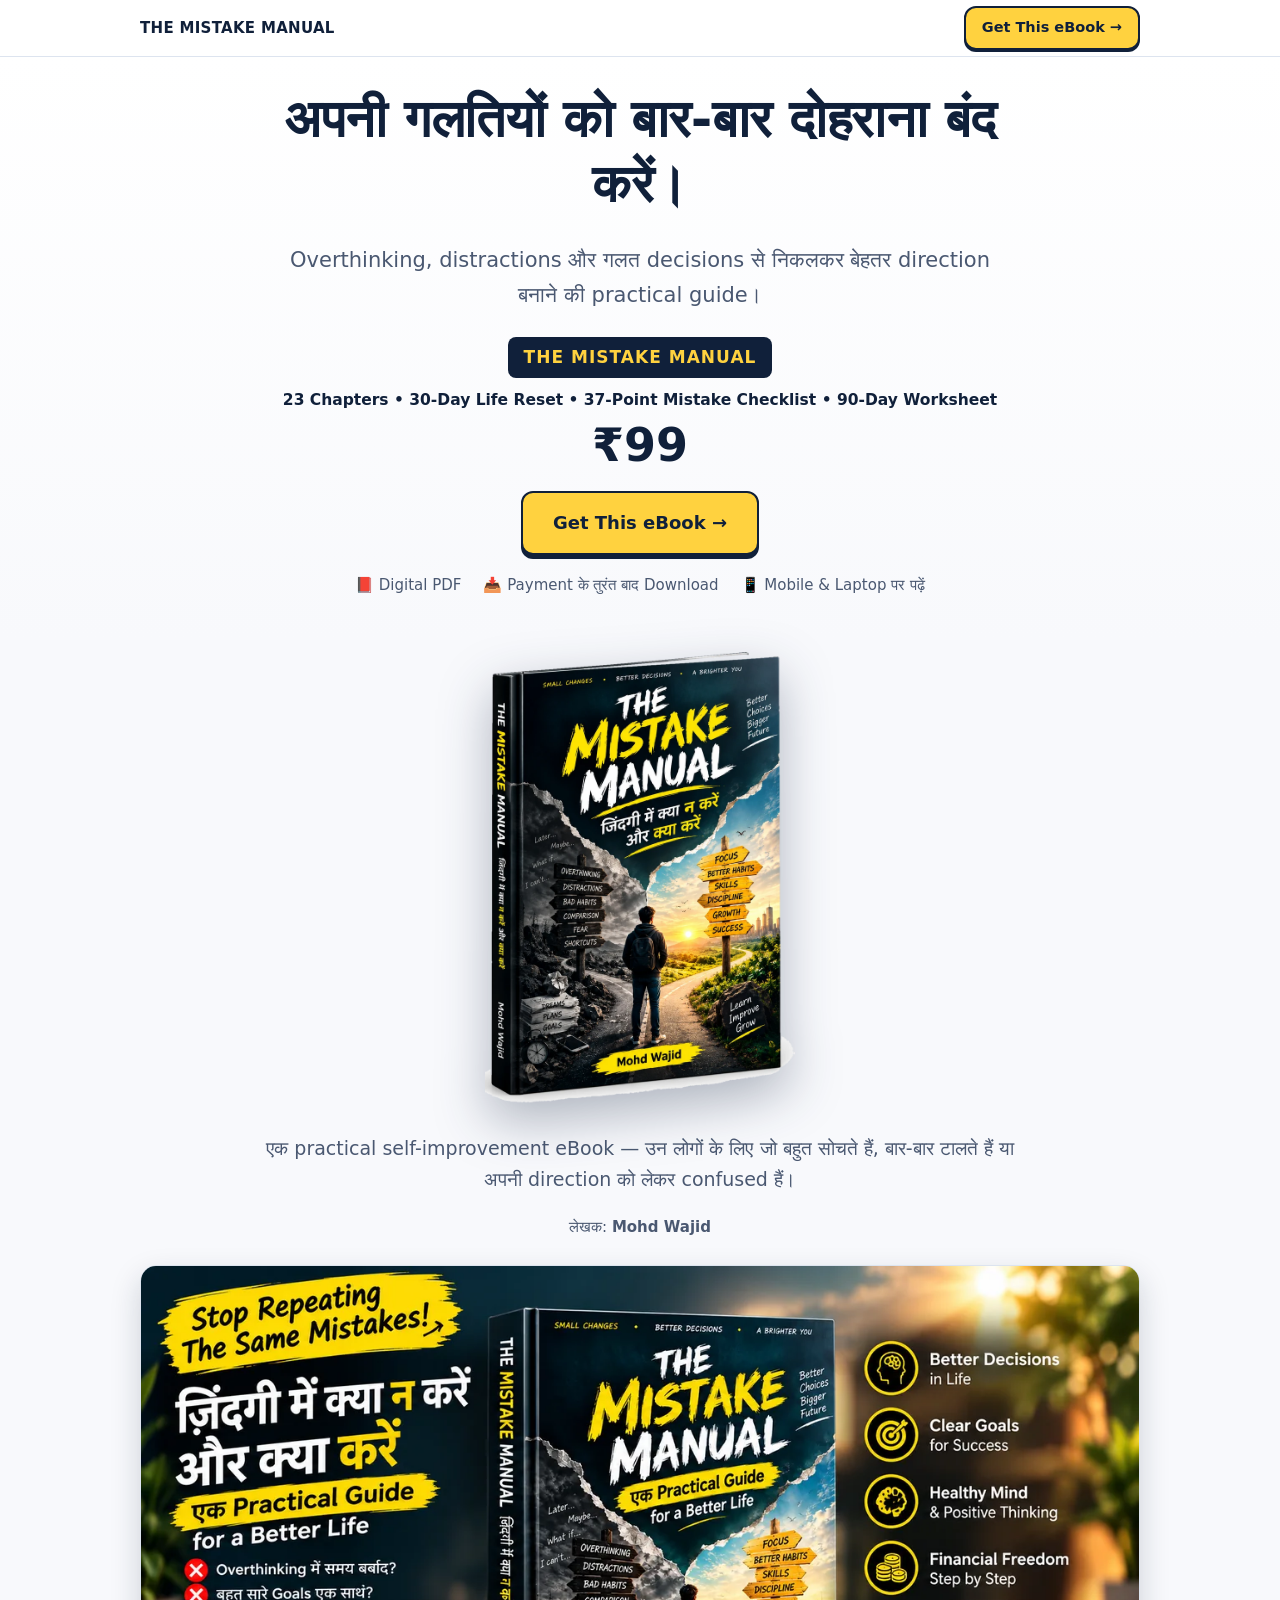
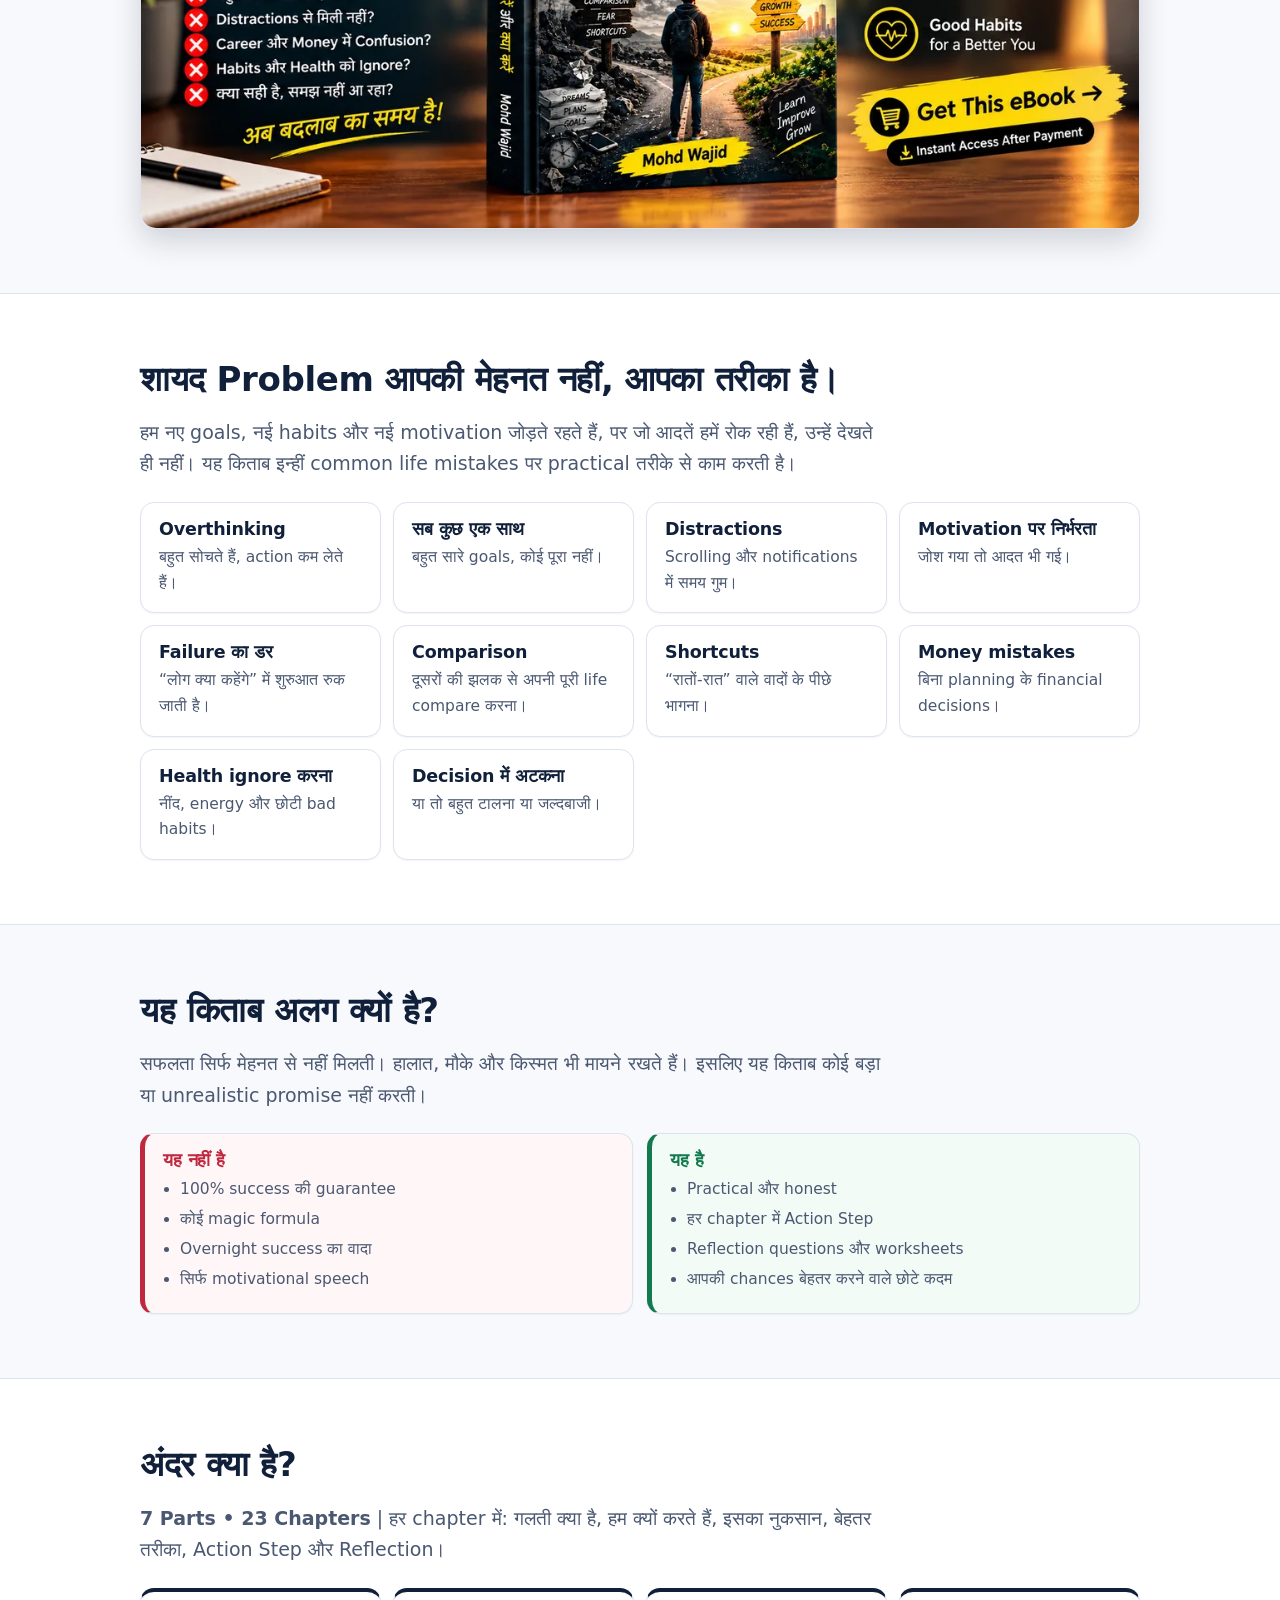
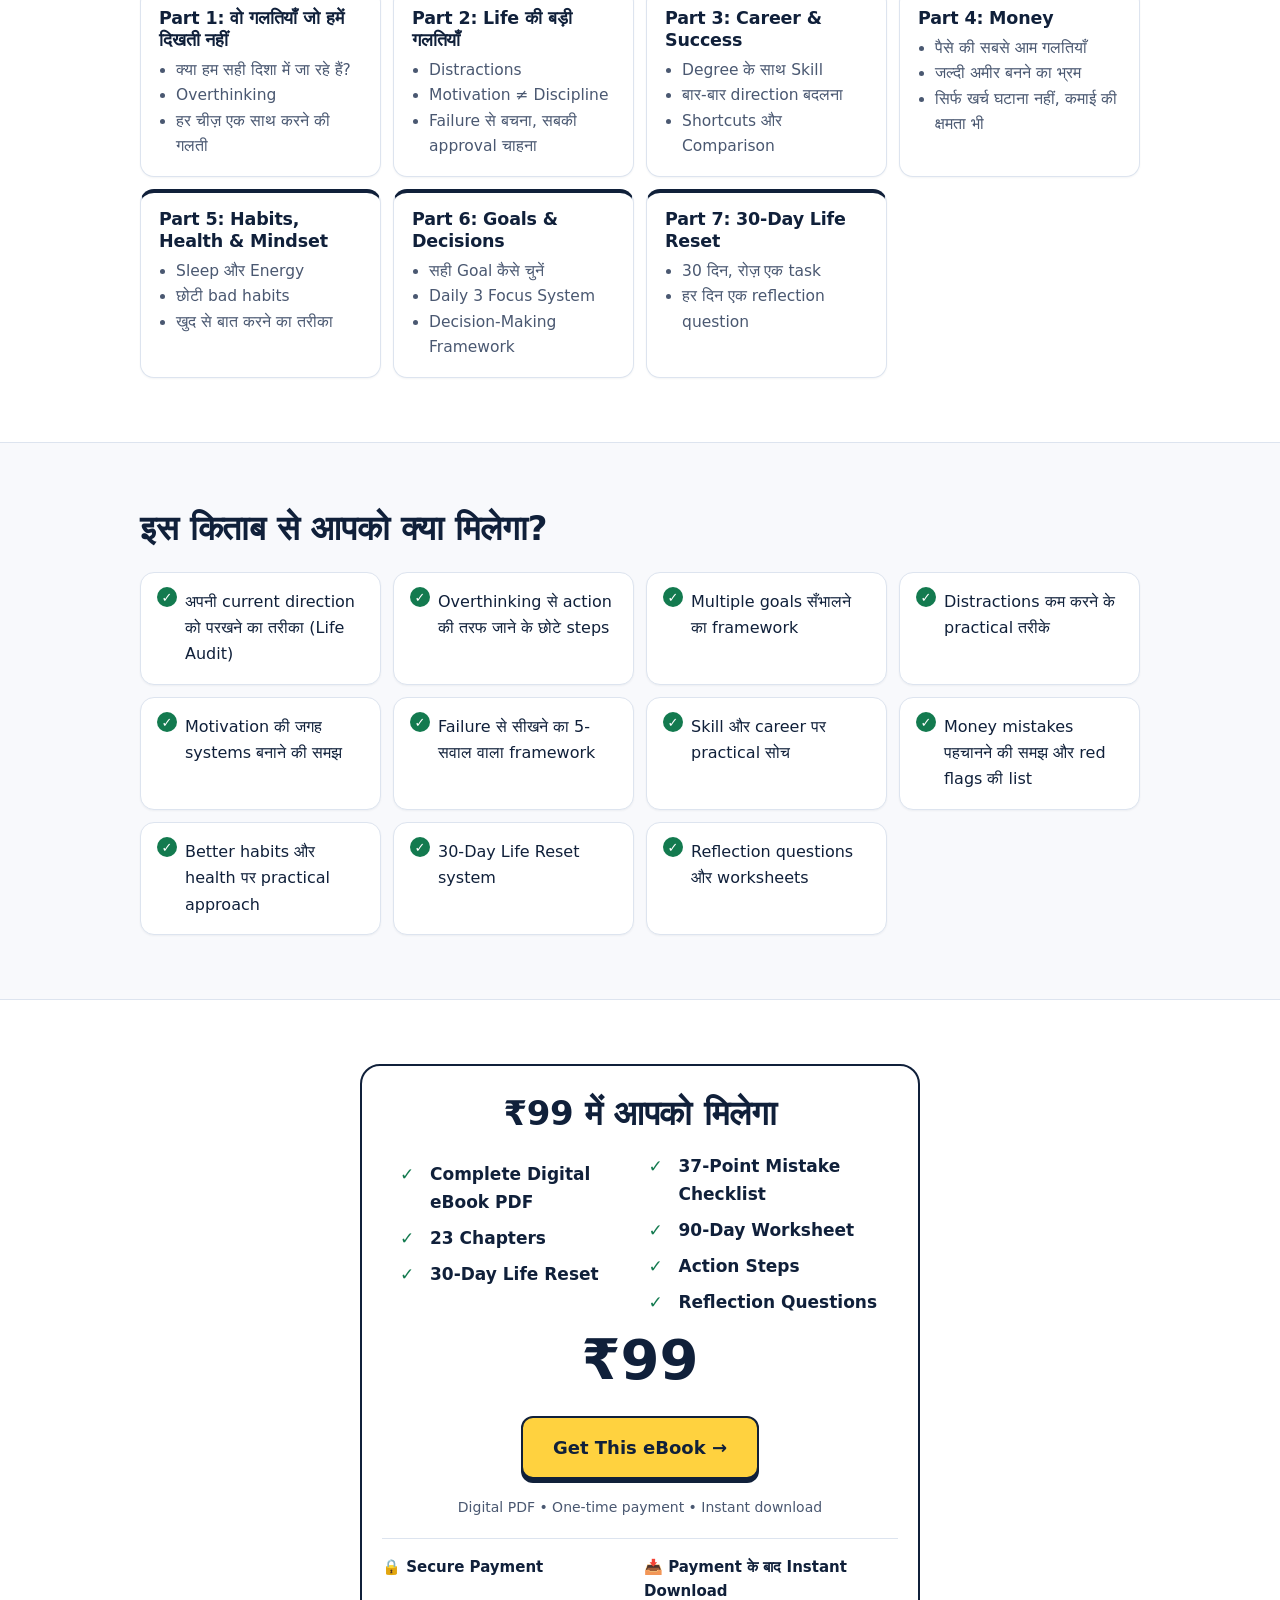
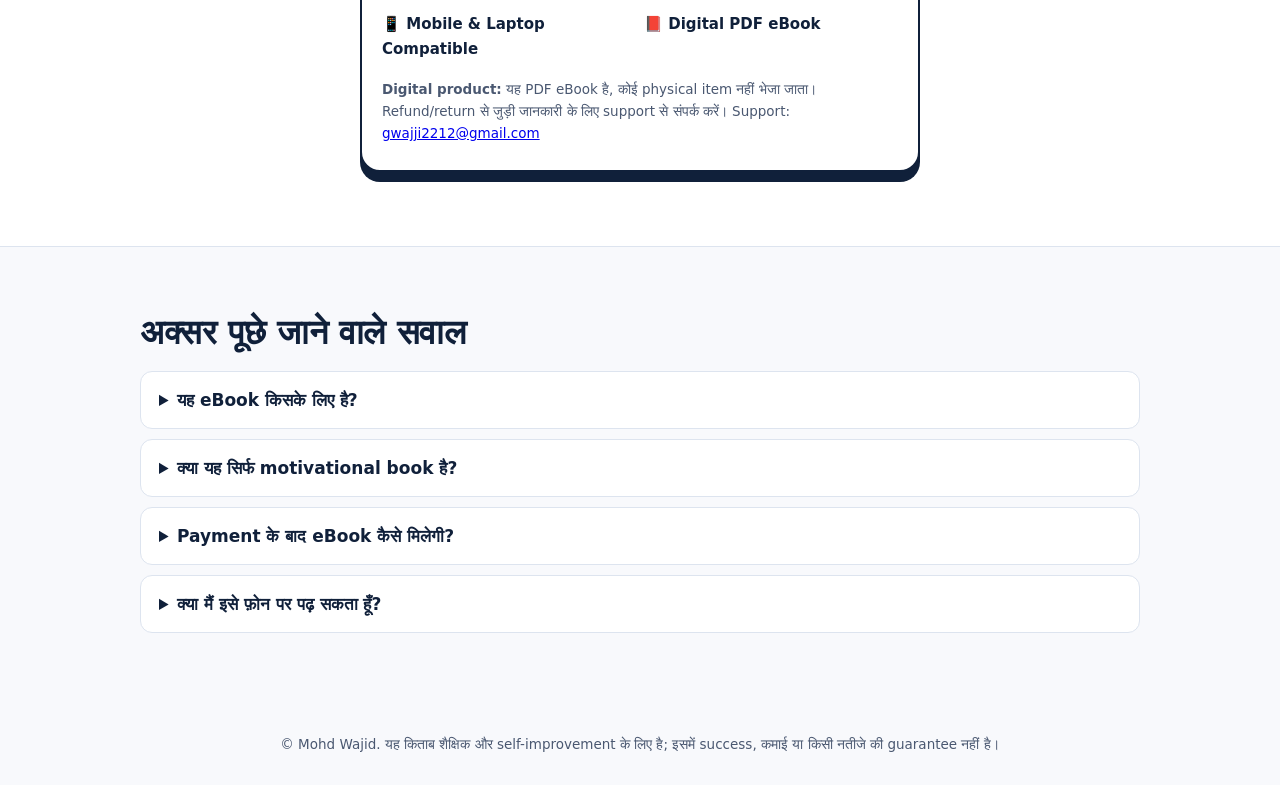
<file: mistake-manual-site/index.html>
<!DOCTYPE html>
<html lang="hi">
<head>
<meta charset="utf-8">
<meta name="viewport" content="width=device-width,initial-scale=1">
<title>The Mistake Manual — जिंदगी में क्या न करें और क्या करें</title>
<meta name="description" content="अपनी गलतियों को बार-बार दोहराना बंद करें। Overthinking, distractions और गलत decisions से निकलकर बेहतर direction बनाने की practical guide। Digital PDF, ₹99.">
<meta property="og:type" content="website">
<meta property="og:title" content="The Mistake Manual — जिंदगी में क्या न करें और क्या करें">
<meta property="og:description" content="23 Chapters • 30-Day Life Reset • 37-Point Mistake Checklist • 90-Day Worksheet. Digital PDF eBook, ₹99.">
<meta property="og:image" content="/og-image.png">
<link rel="icon" href="data:image/svg+xml,%3Csvg xmlns='http://www.w3.org/2000/svg' viewBox='0 0 32 32'%3E%3Crect width='32' height='32' rx='6' fill='%2310203a'/%3E%3Cpath d='M9 9l14 14M23 9L9 23' stroke='%23ffd23f' stroke-width='4'/%3E%3C/svg%3E">
<link rel="preload" as="image" href="assets/book-cover.webp">
<link rel="stylesheet" href="home.css">
<!-- config.js se sirf payment link (data-buy) aur support email aata hai. Price is page par seedha ₹99 likha hai. -->
<script src="config.js" defer></script>
</head>
<body>

<header><div class="wrap"><span class="brand">THE MISTAKE MANUAL</span><a class="btn sm" data-buy href="#">Get This eBook →</a></div></header>

<main>
<section class="hero"><div class="wrap">
  <h1>अपनी गलतियों को बार-बार दोहराना बंद करें।</h1>
  <p class="sub">Overthinking, distractions और गलत decisions से निकलकर बेहतर direction बनाने की practical guide।</p>
  <p class="bookname">THE MISTAKE MANUAL</p>
  <p class="facts">23 Chapters • 30-Day Life Reset • 37-Point Mistake Checklist • 90-Day Worksheet</p>
  <p class="price">₹99</p>
  <p><a class="btn" data-buy href="#">Get This eBook →</a></p>
  <ul class="trust3"><li>📕 Digital PDF</li><li>📥 Payment के तुरंत बाद Download</li><li>📱 Mobile &amp; Laptop पर पढ़ें</li></ul>
</div></section>

<section class="book"><div class="wrap center">
  <img class="cover" src="assets/book-cover.webp" width="720" height="1080" alt="The Mistake Manual eBook cover, लेखक Mohd Wajid" fetchpriority="high">
  <p class="lead">एक practical self-improvement eBook — उन लोगों के लिए जो बहुत सोचते हैं, बार-बार टालते हैं या अपनी direction को लेकर confused हैं।</p>
  <p class="mut">लेखक: <strong>Mohd Wajid</strong></p>
  <a data-buy href="#" aria-label="Get This eBook"><img class="banner" src="assets/book-banner.webp" width="1200" height="675" loading="lazy" alt="The Mistake Manual: Stop Repeating The Same Mistakes! एक Practical Guide for a Better Life"></a>
</div></section>

<section class="alt"><div class="wrap">
  <h2>शायद Problem आपकी मेहनत नहीं, आपका तरीका है।</h2>
  <p class="lead">हम नए goals, नई habits और नई motivation जोड़ते रहते हैं, पर जो आदतें हमें रोक रही हैं, उन्हें देखते ही नहीं। यह किताब इन्हीं common life mistakes पर practical तरीके से काम करती है।</p>
  <ul class="grid">
    <li class="card"><h3>Overthinking</h3><p>बहुत सोचते हैं, action कम लेते हैं।</p></li>
    <li class="card"><h3>सब कुछ एक साथ</h3><p>बहुत सारे goals, कोई पूरा नहीं।</p></li>
    <li class="card"><h3>Distractions</h3><p>Scrolling और notifications में समय गुम।</p></li>
    <li class="card"><h3>Motivation पर निर्भरता</h3><p>जोश गया तो आदत भी गई।</p></li>
    <li class="card"><h3>Failure का डर</h3><p>“लोग क्या कहेंगे” में शुरुआत रुक जाती है।</p></li>
    <li class="card"><h3>Comparison</h3><p>दूसरों की झलक से अपनी पूरी life compare करना।</p></li>
    <li class="card"><h3>Shortcuts</h3><p>“रातों-रात” वाले वादों के पीछे भागना।</p></li>
    <li class="card"><h3>Money mistakes</h3><p>बिना planning के financial decisions।</p></li>
    <li class="card"><h3>Health ignore करना</h3><p>नींद, energy और छोटी bad habits।</p></li>
    <li class="card"><h3>Decision में अटकना</h3><p>या तो बहुत टालना या जल्दबाजी।</p></li>
  </ul>
</div></section>

<section><div class="wrap">
  <h2>यह किताब अलग क्यों है?</h2>
  <p class="lead">सफलता सिर्फ मेहनत से नहीं मिलती। हालात, मौके और किस्मत भी मायने रखते हैं। इसलिए यह किताब कोई बड़ा या unrealistic promise नहीं करती।</p>
  <div class="two">
    <div class="card no"><h3>यह नहीं है</h3><ul><li>100% success की guarantee</li><li>कोई magic formula</li><li>Overnight success का वादा</li><li>सिर्फ motivational speech</li></ul></div>
    <div class="card yes"><h3>यह है</h3><ul><li>Practical और honest</li><li>हर chapter में Action Step</li><li>Reflection questions और worksheets</li><li>आपकी chances बेहतर करने वाले छोटे कदम</li></ul></div>
  </div>
</div></section>

<section class="alt"><div class="wrap">
  <h2>अंदर क्या है?</h2>
  <p class="lead"><strong>7 Parts • 23 Chapters</strong> | हर chapter में: गलती क्या है, हम क्यों करते हैं, इसका नुकसान, बेहतर तरीका, Action Step और Reflection।</p>
  <div class="grid">
    <div class="card part"><h3>Part 1: वो गलतियाँ जो हमें दिखती नहीं</h3><ul><li>क्या हम सही दिशा में जा रहे हैं?</li><li>Overthinking</li><li>हर चीज़ एक साथ करने की गलती</li></ul></div>
    <div class="card part"><h3>Part 2: Life की बड़ी गलतियाँ</h3><ul><li>Distractions</li><li>Motivation ≠ Discipline</li><li>Failure से बचना, सबकी approval चाहना</li></ul></div>
    <div class="card part"><h3>Part 3: Career &amp; Success</h3><ul><li>Degree के साथ Skill</li><li>बार-बार direction बदलना</li><li>Shortcuts और Comparison</li></ul></div>
    <div class="card part"><h3>Part 4: Money</h3><ul><li>पैसे की सबसे आम गलतियाँ</li><li>जल्दी अमीर बनने का भ्रम</li><li>सिर्फ खर्च घटाना नहीं, कमाई की क्षमता भी</li></ul></div>
    <div class="card part"><h3>Part 5: Habits, Health &amp; Mindset</h3><ul><li>Sleep और Energy</li><li>छोटी bad habits</li><li>खुद से बात करने का तरीका</li></ul></div>
    <div class="card part"><h3>Part 6: Goals &amp; Decisions</h3><ul><li>सही Goal कैसे चुनें</li><li>Daily 3 Focus System</li><li>Decision-Making Framework</li></ul></div>
    <div class="card part"><h3>Part 7: 30-Day Life Reset</h3><ul><li>30 दिन, रोज़ एक task</li><li>हर दिन एक reflection question</li></ul></div>
  </div>
</div></section>

<section><div class="wrap">
  <h2>इस किताब से आपको क्या मिलेगा?</h2>
  <ul class="grid">
    <li class="card got">अपनी current direction को परखने का तरीका (Life Audit)</li>
    <li class="card got">Overthinking से action की तरफ जाने के छोटे steps</li>
    <li class="card got">Multiple goals सँभालने का framework</li>
    <li class="card got">Distractions कम करने के practical तरीके</li>
    <li class="card got">Motivation की जगह systems बनाने की समझ</li>
    <li class="card got">Failure से सीखने का 5-सवाल वाला framework</li>
    <li class="card got">Skill और career पर practical सोच</li>
    <li class="card got">Money mistakes पहचानने की समझ और red flags की list</li>
    <li class="card got">Better habits और health पर practical approach</li>
    <li class="card got">30-Day Life Reset system</li>
    <li class="card got">Reflection questions और worksheets</li>
  </ul>
</div></section>

<section class="alt" id="buy"><div class="wrap">
  <div class="offer">
    <h2>₹99 में आपको मिलेगा</h2>
    <ul class="ticks"><li>Complete Digital eBook PDF</li><li>23 Chapters</li><li>30-Day Life Reset</li><li>37-Point Mistake Checklist</li><li>90-Day Worksheet</li><li>Action Steps</li><li>Reflection Questions</li></ul>
    <p class="price big">₹99</p>
    <p><a class="btn" data-buy href="#">Get This eBook →</a></p>
    <p class="small">Digital PDF • One-time payment • Instant download</p>
    <ul class="trust4"><li>🔒 Secure Payment</li><li>📥 Payment के बाद Instant Download</li><li>📱 Mobile &amp; Laptop Compatible</li><li>📕 Digital PDF eBook</li></ul>
    <!-- APNI ASLI POLICY YAHAN LIKHEIN. Jo policy sach me lagu nahi hai, woh na likhein. -->
    <p class="policy"><strong>Digital product:</strong> यह PDF eBook है, कोई physical item नहीं भेजा जाता। Refund/return से जुड़ी जानकारी के लिए support से संपर्क करें।<span class="supp"> Support: <a data-support href="#">SUPPORT_EMAIL_HERE</a></span></p>
  </div>
</div></section>

<section><div class="wrap">
  <h2>अक्सर पूछे जाने वाले सवाल</h2>
  <details><summary>यह eBook किसके लिए है?</summary><p>Students, young adults, beginners और उन सबके लिए जो stuck महसूस करते हैं, overthink करते हैं या consistency से जूझते हैं।</p></details>
  <details><summary>क्या यह सिर्फ motivational book है?</summary><p>नहीं। इसमें frameworks, exercises, checklist और worksheets हैं। किताब कोई success guarantee नहीं देती।</p></details>
  <details><summary>Payment के बाद eBook कैसे मिलेगी?</summary><p>Payment सफल होने पर आप Thank You page पर पहुँचेंगे, जहाँ PDF का download button मिलेगा।</p></details>
  <details><summary>क्या मैं इसे फ़ोन पर पढ़ सकता हूँ?</summary><p>हाँ। यह PDF है, इसे mobile और laptop दोनों पर पढ़ा जा सकता है।</p></details>
</div></section>
</main>

<footer><div class="wrap">© Mohd Wajid. यह किताब शैक्षिक और self-improvement के लिए है; इसमें success, कमाई या किसी नतीजे की guarantee नहीं है।</div></footer>

<div class="sticky"><strong>₹99</strong><a class="btn" data-buy href="#">Get This eBook →</a></div>

<script>
/* Agar support email abhi set nahi hai to line chhupa do */
window.addEventListener("load",function(){document.querySelectorAll("[data-support]").forEach(function(a){if(a.textContent.indexOf("_HERE")>-1){var s=a.closest(".supp");if(s)s.hidden=true}})});
</script>
</body>
</html>
</file>
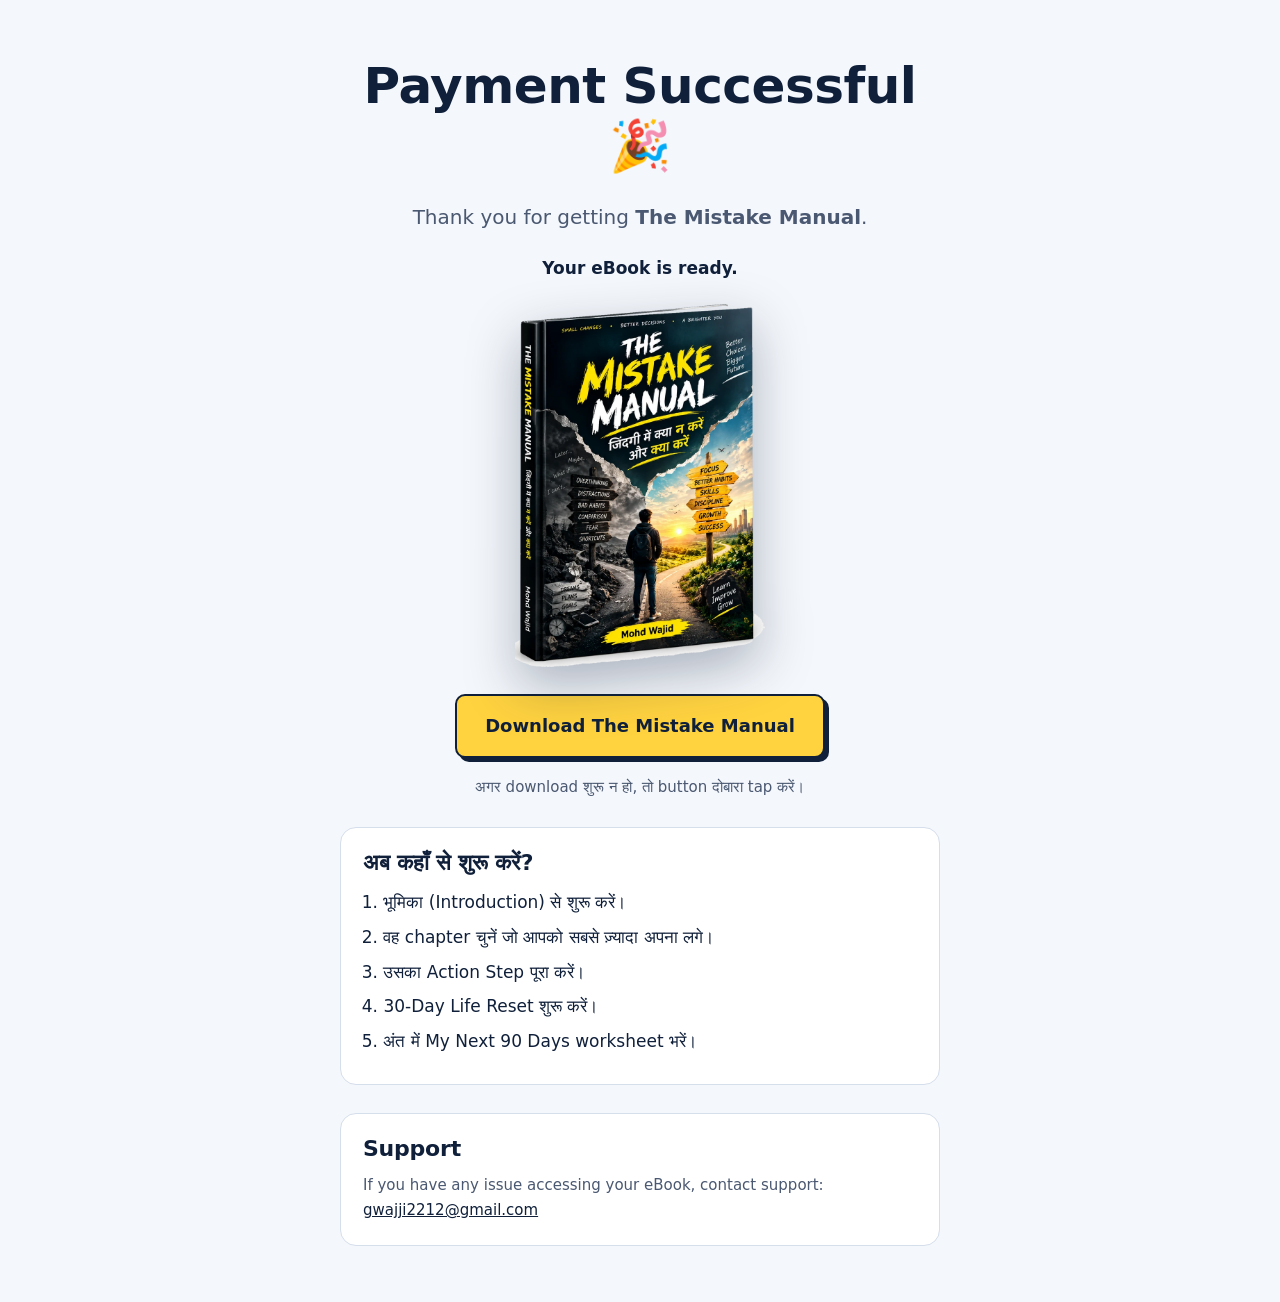
<file: mistake-manual-site/thank-you/index.html>
<!DOCTYPE html>
<html lang="hi">
<head>
<meta charset="utf-8">
<meta name="viewport" content="width=device-width,initial-scale=1">
<title>Thank You — The Mistake Manual</title>
<meta name="robots" content="noindex,nofollow">
<meta name="description" content="The Mistake Manual eBook download page.">
<link rel="icon" href="data:image/svg+xml,%3Csvg xmlns='http://www.w3.org/2000/svg' viewBox='0 0 32 32'%3E%3Crect width='32' height='32' rx='6' fill='%2310203a'/%3E%3Cpath d='M9 9l14 14M23 9L9 23' stroke='%23ffd23f' stroke-width='4'/%3E%3C/svg%3E">
<link rel="stylesheet" href="../styles.css">
<script src="../config.js" defer></script>
<!--
  PAYMENT GATEWAY SETUP: deploy karne ke baad is page ka URL
  (e.g. https://YOUR-DOMAIN/thank-you/) apne payment gateway ke
  "Custom Redirect URL / Success URL" field me paste karein.
  Yeh page payment verify nahi karta; yeh sirf redirect ke baad dikhta hai.
-->
</head>
<body>
<main class="ty">
  <h1>Payment Successful 🎉</h1>
  <p class="lead">Thank you for getting <strong data-title>The Mistake Manual</strong>.</p>
  <p><strong>Your eBook is ready.</strong></p>
  <img class="cover" src="../assets/book-cover.webp" width="720" height="1080" alt="The Mistake Manual eBook cover, by Mohd Wajid">
  <p><a class="btn" data-download href="#">Download The Mistake Manual</a></p>
  <p class="mut">अगर download शुरू न हो, तो button दोबारा tap करें।</p>
  <p id="dlwarn" class="mut" style="color:#c81e3a" hidden>Download file अभी available नहीं लग रही। कृपया नीचे दिए support से संपर्क करें।</p>

  <div class="box">
    <h2 style="font-size:22px">अब कहाँ से शुरू करें?</h2>
    <ol>
      <li>भूमिका (Introduction) से शुरू करें।</li>
      <li>वह chapter चुनें जो आपको सबसे ज़्यादा अपना लगे।</li>
      <li>उसका Action Step पूरा करें।</li>
      <li>30-Day Life Reset शुरू करें।</li>
      <li>अंत में My Next 90 Days worksheet भरें।</li>
    </ol>
  </div>

  <div class="box">
    <h2 style="font-size:22px">Support</h2>
    <p class="mut" style="margin:0">If you have any issue accessing your eBook, contact support: <a data-support href="#">SUPPORT_EMAIL_HERE</a></p>
  </div>
</main>
</body>
</html>
</file>
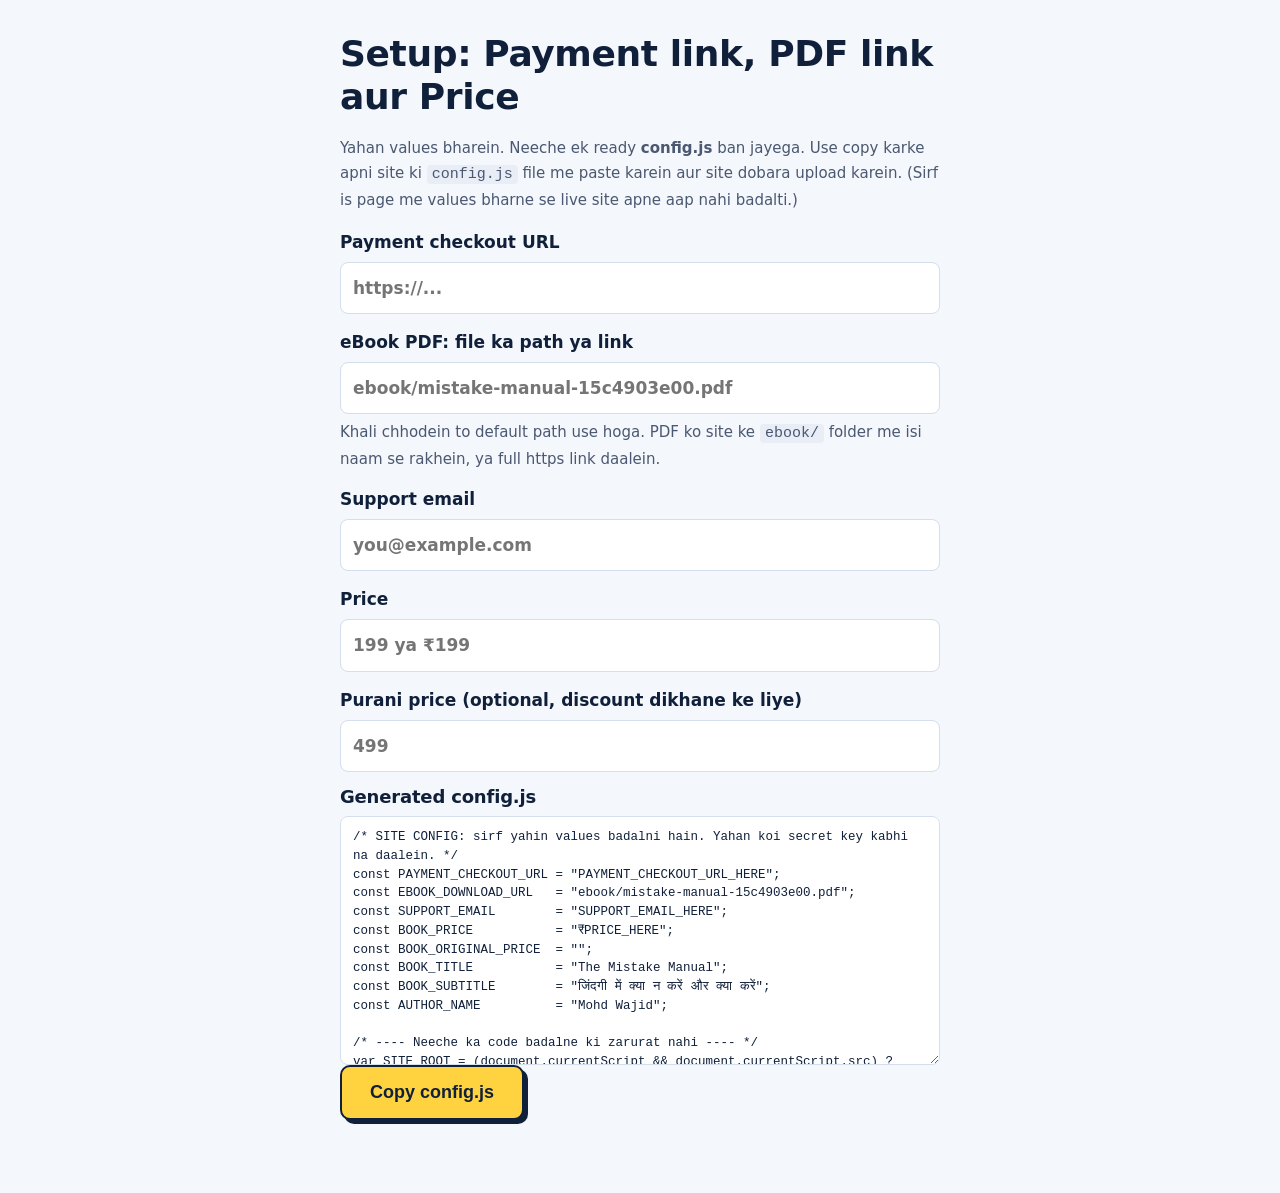
<file: mistake-manual-site/setup.html>
<!DOCTYPE html><html lang="hi"><head><meta charset="utf-8"><meta name="viewport" content="width=device-width,initial-scale=1"><meta name="robots" content="noindex,nofollow"><title>Site Setup</title><link rel="stylesheet" href="styles.css"></head><body><div class="setup"><h2>Setup: Payment link, PDF link aur Price</h2>
<p class="mut">Yahan values bharein. Neeche ek ready <b>config.js</b> ban jayega. Use copy karke apni site ki <code>config.js</code> file me paste karein aur site dobara upload karein. (Sirf is page me values bharne se live site apne aap nahi badalti.)</p>
<label>Payment checkout URL<input id="f_pay" inputmode="url" placeholder="https://..."></label>
<label>eBook PDF: file ka path ya link<input id="f_dl" placeholder="ebook/mistake-manual-15c4903e00.pdf"></label><p class="mut" style="margin:-8px 0 8px">Khali chhodein to default path use hoga. PDF ko site ke <code>ebook/</code> folder me isi naam se rakhein, ya full https link daalein.</p>
<label>Support email<input id="f_mail" type="email" placeholder="you@example.com"></label>
<label>Price<input id="f_price" placeholder="199 ya ₹199"></label>
<label>Purani price (optional, discount dikhane ke liye)<input id="f_old" placeholder="499"></label>
<p id="warn" role="status" style="color:#c81e3a;font-size:14px;margin:8px 0"></p>
<h3>Generated config.js</h3>
<textarea id="out" readonly rows="12" aria-label="Generated config.js"></textarea>
<p><button type="button" id="b_copy" class="btn">Copy config.js</button> <span id="cmsg" class="mut"></span></p></div><script>(function(){
var TAIL="/* ---- Neeche ka code badalne ki zarurat nahi ---- */\nvar SITE_ROOT = (document.currentScript && document.currentScript.src) ? document.currentScript.src.replace(/config\\.js.*$/, \"\") : \"\";\ndocument.addEventListener(\"DOMContentLoaded\", function () {\n  var unset = function (v) { return v.indexOf(\"_HERE\") > -1; };\n  var all = function (s) { return document.querySelectorAll(s); };\n  var isAbs = /^https?:\\/\\//i.test(EBOOK_DOWNLOAD_URL);\n  var dl = unset(EBOOK_DOWNLOAD_URL) ? \"#\" : (isAbs ? EBOOK_DOWNLOAD_URL : SITE_ROOT + EBOOK_DOWNLOAD_URL);\n\n  all(\"[data-buy]\").forEach(function (a) {\n    a.href = PAYMENT_CHECKOUT_URL;\n    a.addEventListener(\"click\", function (e) {\n      if (unset(PAYMENT_CHECKOUT_URL)) {\n        e.preventDefault();\n        alert(\"Payment link abhi set nahi hai. config.js me PAYMENT_CHECKOUT_URL badlein.\");\n      }\n    });\n  });\n\n  all(\"[data-download]\").forEach(function (a) {\n    a.href = dl;\n    if (!isAbs) a.setAttribute(\"download\", \"The-Mistake-Manual.pdf\");\n    a.addEventListener(\"click\", function (e) {\n      if (unset(EBOOK_DOWNLOAD_URL)) { e.preventDefault(); alert(\"Download link abhi set nahi hai. config.js me EBOOK_DOWNLOAD_URL badlein.\"); }\n    });\n  });\n\n  // Site ke andar wali PDF milti hai ya nahi, check karo (local file:// aur preview me skip)\n  if (SITE_ROOT && !isAbs && !unset(EBOOK_DOWNLOAD_URL) && location.protocol !== \"file:\" && all(\"[data-download]\").length) {\n    var warn = function () { var w = document.getElementById(\"dlwarn\"); if (w) w.hidden = false; };\n    fetch(dl, { method: \"HEAD\" }).then(function (r) { if (!r.ok) warn(); }).catch(warn);\n  }\n\n  all(\"[data-support]\").forEach(function (a) { a.href = \"mailto:\" + SUPPORT_EMAIL; a.textContent = SUPPORT_EMAIL; });\n  all(\"[data-price]\").forEach(function (n) { n.textContent = BOOK_PRICE; });\n  all(\"[data-oldprice]\").forEach(function (n) { if (BOOK_ORIGINAL_PRICE) { n.textContent = BOOK_ORIGINAL_PRICE; n.hidden = false; } });\n  all(\"[data-title]\").forEach(function (n) { n.textContent = BOOK_TITLE; });\n  all(\"[data-subtitle]\").forEach(function (n) { n.textContent = BOOK_SUBTITLE; });\n  all(\"[data-author]\").forEach(function (n) { n.textContent = AUTHOR_NAME; });\n});\n", K="mm_setup_v1", $=function(i){return document.getElementById(i)};
var ids=["f_pay","f_dl","f_mail","f_price","f_old"];
function money(v){v=v.trim();return /^[\d,]+$/.test(v)?"\u20b9"+v:v}
function vals(){return {pay:$("f_pay").value.trim(),dl:$("f_dl").value.trim(),mail:$("f_mail").value.trim(),price:money($("f_price").value),old:money($("f_old").value)}}
function q(s){return JSON.stringify(s)}
function gen(){var v=vals(),w=[];
 if(v.pay&&!/^https?:\/\//i.test(v.pay))w.push("Payment URL https:// se shuru hona chahiye.");
 if(v.dl&&!/^https?:\/\//i.test(v.dl)&&!/\.pdf$/i.test(v.dl))w.push("PDF ka naam .pdf par khatam hona chahiye.");
 if(v.mail&&!/^\S+@\S+\.\S+$/.test(v.mail))w.push("Email sahi nahi lag raha.");
 $("warn").textContent=w.join(" ");
 var t="/* SITE CONFIG: sirf yahin values badalni hain. Yahan koi secret key kabhi na daalein. */\n"+
 "const PAYMENT_CHECKOUT_URL = "+q(v.pay||"PAYMENT_CHECKOUT_URL_HERE")+";\n"+
 "const EBOOK_DOWNLOAD_URL   = "+q(v.dl||"ebook/mistake-manual-15c4903e00.pdf")+";\n"+
 "const SUPPORT_EMAIL        = "+q(v.mail||"SUPPORT_EMAIL_HERE")+";\n"+
 "const BOOK_PRICE           = "+q(v.price||"\u20b9PRICE_HERE")+";\n"+
 "const BOOK_ORIGINAL_PRICE  = "+q(v.old)+";\n"+
 "const BOOK_TITLE           = \"The Mistake Manual\";\n"+
 "const BOOK_SUBTITLE        = \"\u091c\u093f\u0902\u0926\u0917\u0940 \u092e\u0947\u0902 \u0915\u094d\u092f\u093e \u0928 \u0915\u0930\u0947\u0902 \u0914\u0930 \u0915\u094d\u092f\u093e \u0915\u0930\u0947\u0902\";\n"+
 "const AUTHOR_NAME          = \"Mohd Wajid\";\n\n"+TAIL;
 $("out").value=t;
 try{localStorage.setItem(K,JSON.stringify(v))}catch(e){}
 if(window.onCfg)window.onCfg(v);
}
try{var s=JSON.parse(localStorage.getItem(K)||"null");if(s){$("f_pay").value=s.pay||"";$("f_dl").value=s.dl||"";$("f_mail").value=s.mail||"";$("f_price").value=s.price||"";$("f_old").value=s.old||""}}catch(e){}
ids.forEach(function(i){$(i).addEventListener("input",gen)});
$("b_copy").addEventListener("click",function(){var o=$("out");o.focus();o.select();var ok=false;
 try{ok=document.execCommand("copy")}catch(e){}
 $("cmsg").textContent=ok?"Copy ho gaya.":"Text select ho gaya hai: Ctrl+C / long-press se copy karein."});
gen();
})();</script></body></html>
</file>
<file: mistake-manual-site/home.css>
:root{--ink:#10203a;--bg:#f8f9fc;--card:#fff;--line:#dde4ef;--mut:#4a5871;--hi:#ffd23f;--red:#c0283f;--green:#137a4f;color-scheme:light}
*{box-sizing:border-box}
html{scroll-behavior:smooth}
body{margin:0;background:var(--bg);color:var(--ink);font:400 17px/1.65 "Noto Sans Devanagari",Mukta,system-ui,-apple-system,"Segoe UI",Roboto,sans-serif;-webkit-text-size-adjust:100%}
img{max-width:100%;height:auto}
.wrap{max-width:1040px;margin:0 auto;padding:0 20px}
section{padding:44px 0}
section.alt{background:#fff;border-block:1px solid var(--line)}
h1,h2,h3{line-height:1.25;margin:0 0 .5em;font-weight:800;letter-spacing:-.01em}
h1{font-size:clamp(28px,7.4vw,52px)}
h2{font-size:clamp(23px,5.2vw,34px)}
h3{font-size:17.5px}
p{margin:0 0 1em}
.lead{font-size:clamp(16.5px,3.2vw,19px);color:var(--mut);max-width:62ch}
.mut{color:var(--mut);font-size:15px}
.center{text-align:center}.center .lead{margin-inline:auto}

.btn{display:inline-block;background:var(--hi);color:var(--ink);text-decoration:none;font-weight:800;font-size:18px;padding:15px 30px;border:2px solid var(--ink);border-radius:12px;box-shadow:0 4px 0 var(--ink);transition:transform .1s,box-shadow .1s}
.btn:active{transform:translateY(3px);box-shadow:0 1px 0 var(--ink)}
a:focus-visible,summary:focus-visible{outline:3px solid #2456e0;outline-offset:3px}
.btn.sm{font-size:14.5px;padding:8px 16px;box-shadow:0 2px 0 var(--ink)}

header{background:#fff;border-bottom:1px solid var(--line)}
header .wrap{display:flex;justify-content:space-between;align-items:center;min-height:56px}
.brand{font-weight:800;font-size:15px;letter-spacing:.02em}

/* hero */
.hero{padding:30px 0 40px;background:linear-gradient(180deg,#fff,var(--bg))}
.hero .wrap{max-width:760px;text-align:center}
.sub{font-size:clamp(17px,3.6vw,21px);color:var(--mut);margin-bottom:1.2em}
.bookname{display:inline-block;background:var(--ink);color:var(--hi);font-weight:800;letter-spacing:.06em;padding:6px 16px;border-radius:8px;margin:0 0 10px}
.facts{font-weight:600;font-size:15.5px;margin-bottom:.6em}
.price{font-size:46px;font-weight:800;line-height:1;margin:.2em 0 .5em}
.price.big{font-size:56px}
.trust3{list-style:none;margin:18px 0 0;padding:0;display:flex;flex-direction:column;gap:6px;font-size:15px;color:var(--mut)}

/* book */
.book{padding-top:8px}
.cover{display:block;width:min(310px,80vw);margin:0 auto 22px;filter:drop-shadow(0 18px 26px rgba(16,32,58,.32))}
.banner{display:block;width:100%;margin-top:26px;border-radius:16px;border:1px solid var(--line);box-shadow:0 12px 30px rgba(16,32,58,.18)}

/* cards */
.grid{display:grid;gap:12px;grid-template-columns:repeat(auto-fit,minmax(240px,1fr));margin:22px 0 0;padding:0;list-style:none}
.card{background:var(--card);border:1px solid var(--line);border-radius:14px;padding:16px 18px;box-shadow:0 1px 2px rgba(16,32,58,.05)}
.card h3{margin-bottom:.25em}
.card p{margin:0;color:var(--mut);font-size:15.5px}
.card ul{margin:.4em 0 0;padding-left:1.1em;color:var(--mut);font-size:15.5px}
.part{border-top:4px solid var(--ink)}
.got{position:relative;padding-left:44px;font-size:16px}
.got::before{content:"✓";position:absolute;left:16px;top:14px;width:20px;height:20px;border-radius:50%;background:var(--green);color:#fff;font-size:13px;font-weight:800;display:grid;place-items:center}
.two{display:grid;gap:14px;margin-top:22px}
.no{border-left:5px solid var(--red);background:#fff6f7}.no h3{color:var(--red)}
.yes{border-left:5px solid var(--green);background:#f3fbf7}.yes h3{color:var(--green)}
.two ul{margin:0;padding-left:1.1em}.two li{margin:.3em 0}

/* offer */
.offer{background:#fff;border:2px solid var(--ink);border-radius:20px;padding:26px 20px;text-align:center;box-shadow:0 10px 0 var(--ink);max-width:560px;margin:0 auto 10px}
.ticks{list-style:none;padding:0;margin:16px auto;max-width:330px;text-align:left}
.ticks li{position:relative;padding-left:30px;margin:8px 0;font-weight:600}
.ticks li::before{content:"✓";position:absolute;left:0;color:var(--green);font-weight:800}
.small{font-size:14px;color:var(--mut);margin-top:12px}
.trust4{list-style:none;margin:18px 0 0;padding:16px 0 0;border-top:1px solid var(--line);display:grid;gap:8px;font-size:15px;font-weight:600;text-align:left;max-width:330px;margin-inline:auto}
.policy{font-size:13.5px;color:var(--mut);margin:16px 0 0;text-align:left}

details{background:#fff;border:1px solid var(--line);border-radius:12px;margin:10px 0}
summary{cursor:pointer;font-weight:700;padding:14px 18px}
details p{padding:0 18px;color:var(--mut);margin:0 0 1em}

footer{padding:26px 0 30px;color:var(--mut);font-size:13.5px;text-align:center}

.sticky{display:none}
@media (max-width:767px){
  body{padding-bottom:70px}
  header .btn{display:none}
  .sticky{display:flex;align-items:center;justify-content:space-between;gap:12px;position:fixed;left:0;right:0;bottom:0;z-index:20;background:#fff;border-top:2px solid var(--ink);padding:8px 16px calc(8px + env(safe-area-inset-bottom))}
  .sticky strong{font-size:22px}
  .sticky .btn{padding:10px 20px;font-size:16px;box-shadow:0 3px 0 var(--ink)}
}
@media (min-width:768px){
  section{padding:64px 0}
  .two{grid-template-columns:1fr 1fr}
  .trust3{flex-direction:row;justify-content:center;gap:22px}
  .trust4{grid-template-columns:1fr 1fr;max-width:none}
  .ticks{columns:2;max-width:480px}
}
@media (prefers-reduced-motion:reduce){*{transition:none!important;scroll-behavior:auto!important}}
</file>
<file: mistake-manual-site/styles.css>
:root{--ink:#10203a;--paper:#f4f7fb;--card:#fff;--red:#c81e3a;--green:#136f49;--hi:#ffd23f;--mut:#4a5871;--line:#d5deeb;color-scheme:light}
*{box-sizing:border-box}
html{scroll-behavior:smooth}
body{margin:0;background:var(--paper);color:var(--ink);font:400 17px/1.65 "Noto Sans Devanagari",Mukta,system-ui,-apple-system,"Segoe UI",Roboto,sans-serif;-webkit-text-size-adjust:100%}
img,svg{max-width:100%}
a{color:var(--ink)}
.wrap{max-width:1080px;margin:0 auto;padding:0 20px}
section{padding:56px 0}
section.alt{background:#fff;border-block:1px solid var(--line)}
h1,h2,h3{line-height:1.2;margin:0 0 .5em;font-weight:800;letter-spacing:-.01em}
h1{font-size:clamp(28px,6.2vw,50px)}
h2{font-size:clamp(24px,4.6vw,36px)}
h3{font-size:18px}
p{margin:0 0 1em}
.lead{font-size:clamp(17px,2.6vw,20px);color:var(--mut);max-width:60ch}
.mut{color:var(--mut);font-size:15px}
.center{text-align:center}.center .lead{margin-inline:auto}

/* CTA */
.btn{display:inline-block;background:var(--hi);color:var(--ink);text-decoration:none;font-weight:800;font-size:18px;padding:15px 28px;border:2px solid var(--ink);border-radius:10px;box-shadow:4px 4px 0 var(--ink);transition:transform .12s,box-shadow .12s}
.btn:hover{transform:translate(-1px,-1px);box-shadow:6px 6px 0 var(--ink)}
.btn:active{transform:translate(3px,3px);box-shadow:1px 1px 0 var(--ink)}
a:focus-visible,summary:focus-visible,.btn:focus-visible{outline:3px solid #2456e0;outline-offset:3px}
.btn.block{display:block;text-align:center}

/* header */
header{background:#fff;border-bottom:1px solid var(--line)}
header .wrap{display:flex;justify-content:space-between;align-items:center;min-height:60px}
.brand{font-weight:800;text-decoration:none}
header .btn{font-size:15px;padding:8px 16px;box-shadow:2px 2px 0 var(--ink)}

/* hero */
.hero{padding:44px 0 56px}
.hero .wrap{display:grid;gap:36px;align-items:center}
.chips{display:flex;flex-wrap:wrap;gap:8px;margin:0 0 22px;padding:0;list-style:none}
.chips li{background:#fff;border:1px solid var(--line);border-radius:999px;padding:4px 12px;font-size:14px;font-weight:600}
.trust{margin:14px 0 0;color:var(--mut);font-size:14px}
.stage{display:flex;flex-direction:column;align-items:center;gap:22px}
.book{width:min(240px,62vw);aspect-ratio:3/4;background:linear-gradient(160deg,#1b3560,#0b1730);color:#fff;border-radius:4px 12px 12px 4px;padding:26px 20px 20px 28px;display:flex;flex-direction:column;justify-content:space-between;box-shadow:-8px 0 0 #0b1730,14px 18px 34px rgba(16,32,58,.35);transform:perspective(900px) rotateY(-14deg);border-left:6px solid var(--hi)}
.book b{font-size:26px;line-height:1.1}
.book small{font-size:14px;opacity:.9;line-height:1.4}
.book .by{font-size:13px;opacity:.75}
.notes{list-style:none;margin:0;padding:0;width:min(320px,100%);display:grid;gap:8px}
.notes li{display:flex;gap:10px;background:#fff;border:1px solid var(--line);border-radius:10px;padding:8px 12px;font-size:15px;align-items:center}
.notes s{color:var(--red);flex:1;text-decoration-thickness:2px}
.notes span{color:var(--green);font-weight:700;flex:1}
.notes li::after{content:"";}

/* grids & cards */
.grid{display:grid;gap:14px;grid-template-columns:repeat(auto-fit,minmax(230px,1fr));margin:24px 0 0;padding:0;list-style:none}
.card{background:var(--card);border:1px solid var(--line);border-radius:14px;padding:18px}
.card h3{margin-bottom:.3em}
.card p{margin:0;color:var(--mut);font-size:15.5px}
.card ul{margin:.4em 0 0;padding-left:1.1em;color:var(--mut);font-size:15.5px}
.part{border-top:4px solid var(--ink)}
.two{display:grid;gap:16px;margin-top:24px}
.no{border-left:5px solid var(--red)}.yes{border-left:5px solid var(--green)}
.no h3{color:var(--red)}.yes h3{color:var(--green)}
.two ul{margin:0;padding-left:1.1em}.two li{margin:.35em 0}

/* frameworks */
.fw{border-radius:6px;border:1.5px solid var(--ink);background:#fff;padding:14px 16px}
.fw h3{font-size:16.5px;margin-bottom:.2em}
.fw p{margin:0;font-size:15px;color:var(--mut)}

/* timeline */
.tl{list-style:none;margin:28px 0 0;padding:0;display:grid;gap:14px;counter-reset:w}
.tl li{background:#fff;border:1px solid var(--line);border-radius:14px;padding:18px 18px 18px 64px;position:relative;counter-increment:w}
.tl li::before{content:counter(w);position:absolute;left:16px;top:16px;width:34px;height:34px;border-radius:50%;background:var(--ink);color:#fff;display:grid;place-items:center;font-weight:800}
.tl h3{margin-bottom:.2em}.tl p{margin:0;color:var(--mut);font-size:15.5px}

/* preview */
.snip{background:#fff;border:1px solid var(--line);border-radius:12px;padding:16px 18px;font-size:15.5px}
.snip b{display:block;font-size:14px;color:var(--mut);margin-bottom:6px}
.snip.q{border-left:5px solid var(--hi)}

/* FAQ */
details{background:#fff;border:1px solid var(--line);border-radius:12px;margin:10px 0;padding:0}
summary{cursor:pointer;font-weight:700;padding:14px 18px;list-style-position:inside}
details p{padding:0 18px;color:var(--mut)}

/* offer */
.offer{background:var(--ink);color:#fff;border-radius:18px;padding:32px 22px;text-align:center}
.offer h2{color:#fff}
.offer .lead{color:#c9d4ea;margin-inline:auto}
.price{font-size:40px;font-weight:800;margin:10px 0}
.price s{font-size:22px;color:#9fb0cf;margin-right:8px}
.offer .btn{border-color:#fff;box-shadow:4px 4px 0 #000}
.offer .trust{color:#c9d4ea}

footer{padding:28px 0 36px;color:var(--mut);font-size:14px;text-align:center}

/* sticky mobile CTA */
.sticky{display:none}
@media (max-width:767px){
  body{padding-bottom:88px}
  .sticky{display:flex;align-items:center;justify-content:space-between;gap:12px;position:fixed;left:0;right:0;bottom:0;z-index:20;background:#fff;border-top:2px solid var(--ink);padding:10px 16px calc(10px + env(safe-area-inset-bottom))}
  .sticky strong{font-size:20px}
  .sticky .btn{padding:11px 20px;font-size:16px;box-shadow:3px 3px 0 var(--ink)}
  header .btn{display:none}
}
@media (min-width:768px){
  .hero .wrap{grid-template-columns:1.15fr .85fr}
  .two{grid-template-columns:1fr 1fr}
  .tl{grid-template-columns:repeat(2,1fr)}
  section{padding:76px 0}
}
@media (min-width:1024px){.tl{grid-template-columns:repeat(4,1fr)}}
@media (prefers-reduced-motion:reduce){*{transition:none!important;scroll-behavior:auto!important}}

/* thank-you */
.ty{max-width:640px;margin:0 auto;text-align:center;padding:56px 20px}
.ty .box{background:#fff;border:1px solid var(--line);border-radius:16px;padding:22px;text-align:left;margin-top:28px}
.ty ol{padding-left:1.2em;margin:.4em 0 0}.ty li{margin:.4em 0}

.setup{max-width:640px;margin:0 auto;padding:32px 20px 60px}
.setup label{display:block;font-weight:600;margin:14px 0}
.setup input,.setup textarea{display:block;width:100%;margin-top:6px;padding:11px 12px;border:1.5px solid var(--line);border-radius:8px;font:inherit;background:#fff;color:var(--ink)}
.setup textarea{font:12.5px/1.5 ui-monospace,Menlo,Consolas,monospace}
.setup code{background:#e8edf6;padding:1px 5px;border-radius:4px}

.cover{display:block;width:min(340px,82vw);height:auto;margin:0 auto;filter:drop-shadow(0 18px 26px rgba(16,32,58,.32))}
.ty .cover{width:min(250px,68vw);margin:14px auto 20px}

.showcase{padding:0 0 52px}
.banner{display:block;width:100%;height:auto;border-radius:16px;border:1px solid var(--line);box-shadow:0 14px 34px rgba(16,32,58,.22)}
</file>
